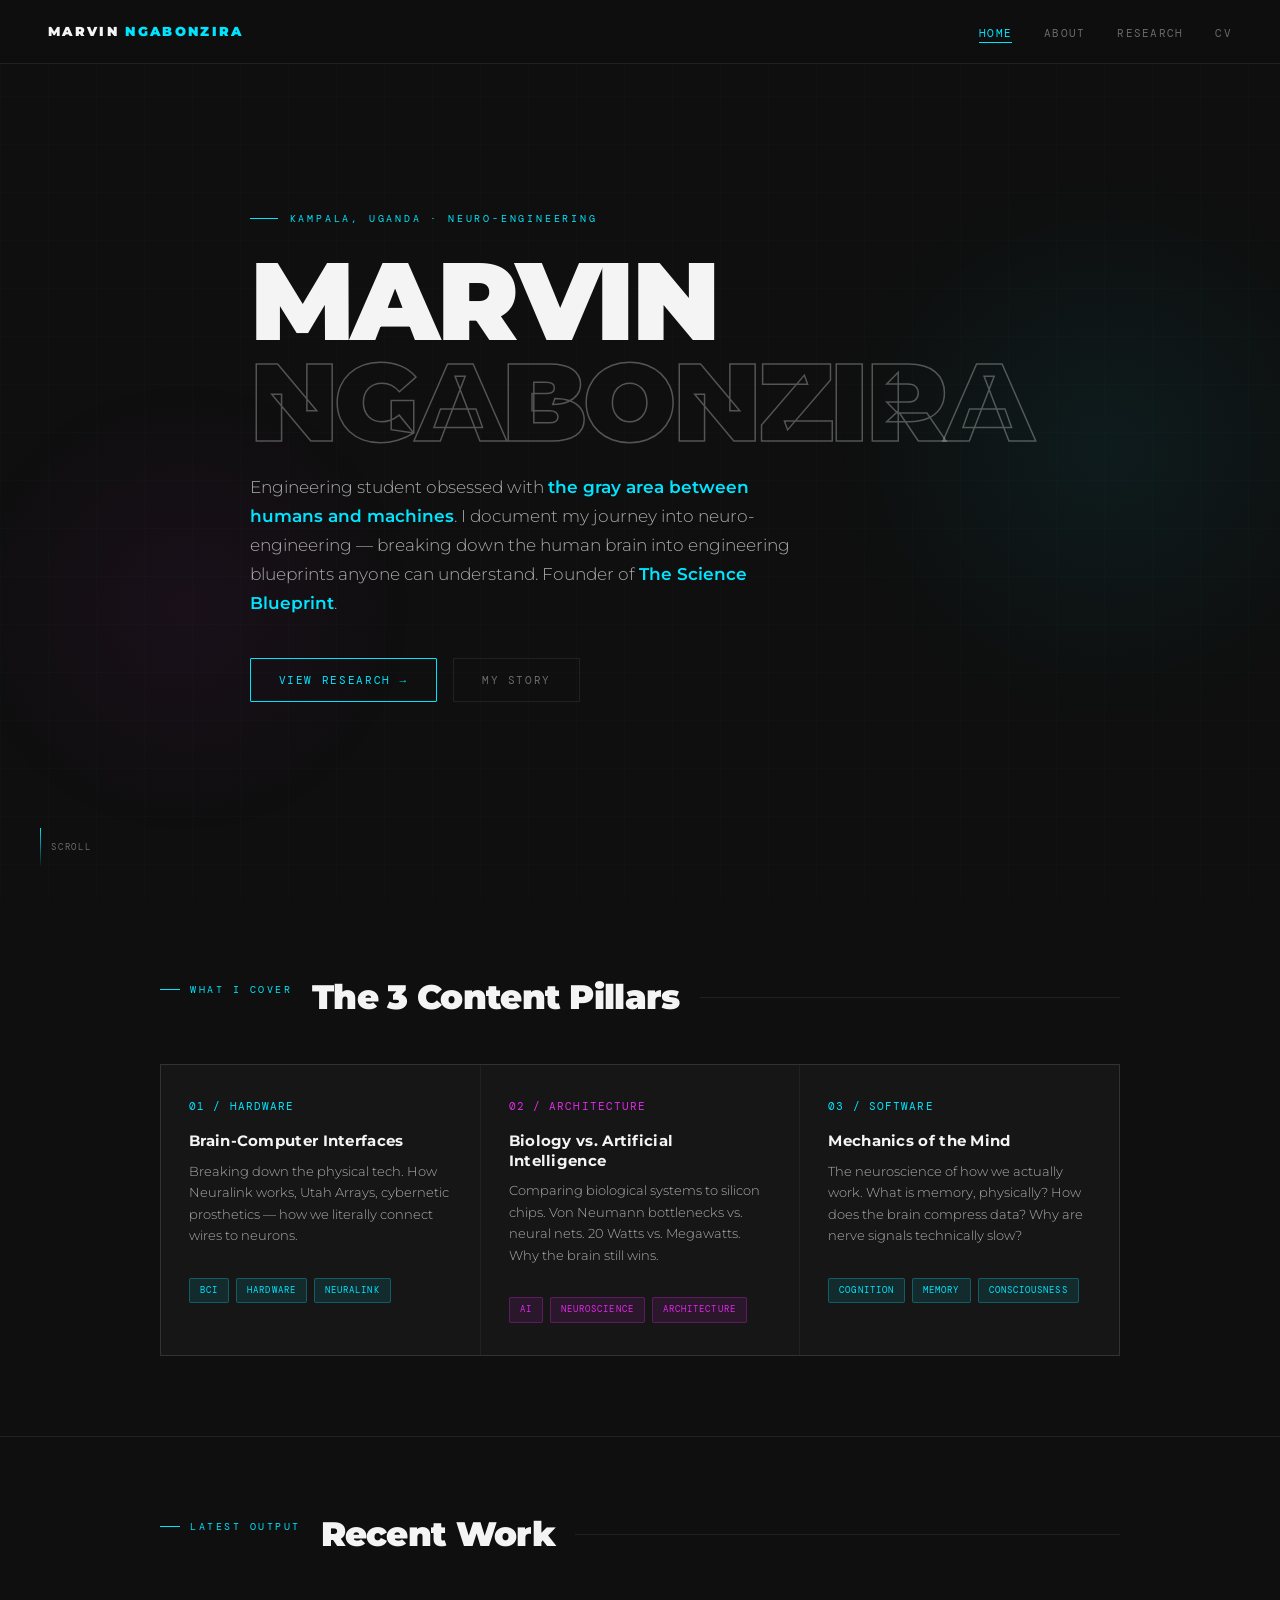
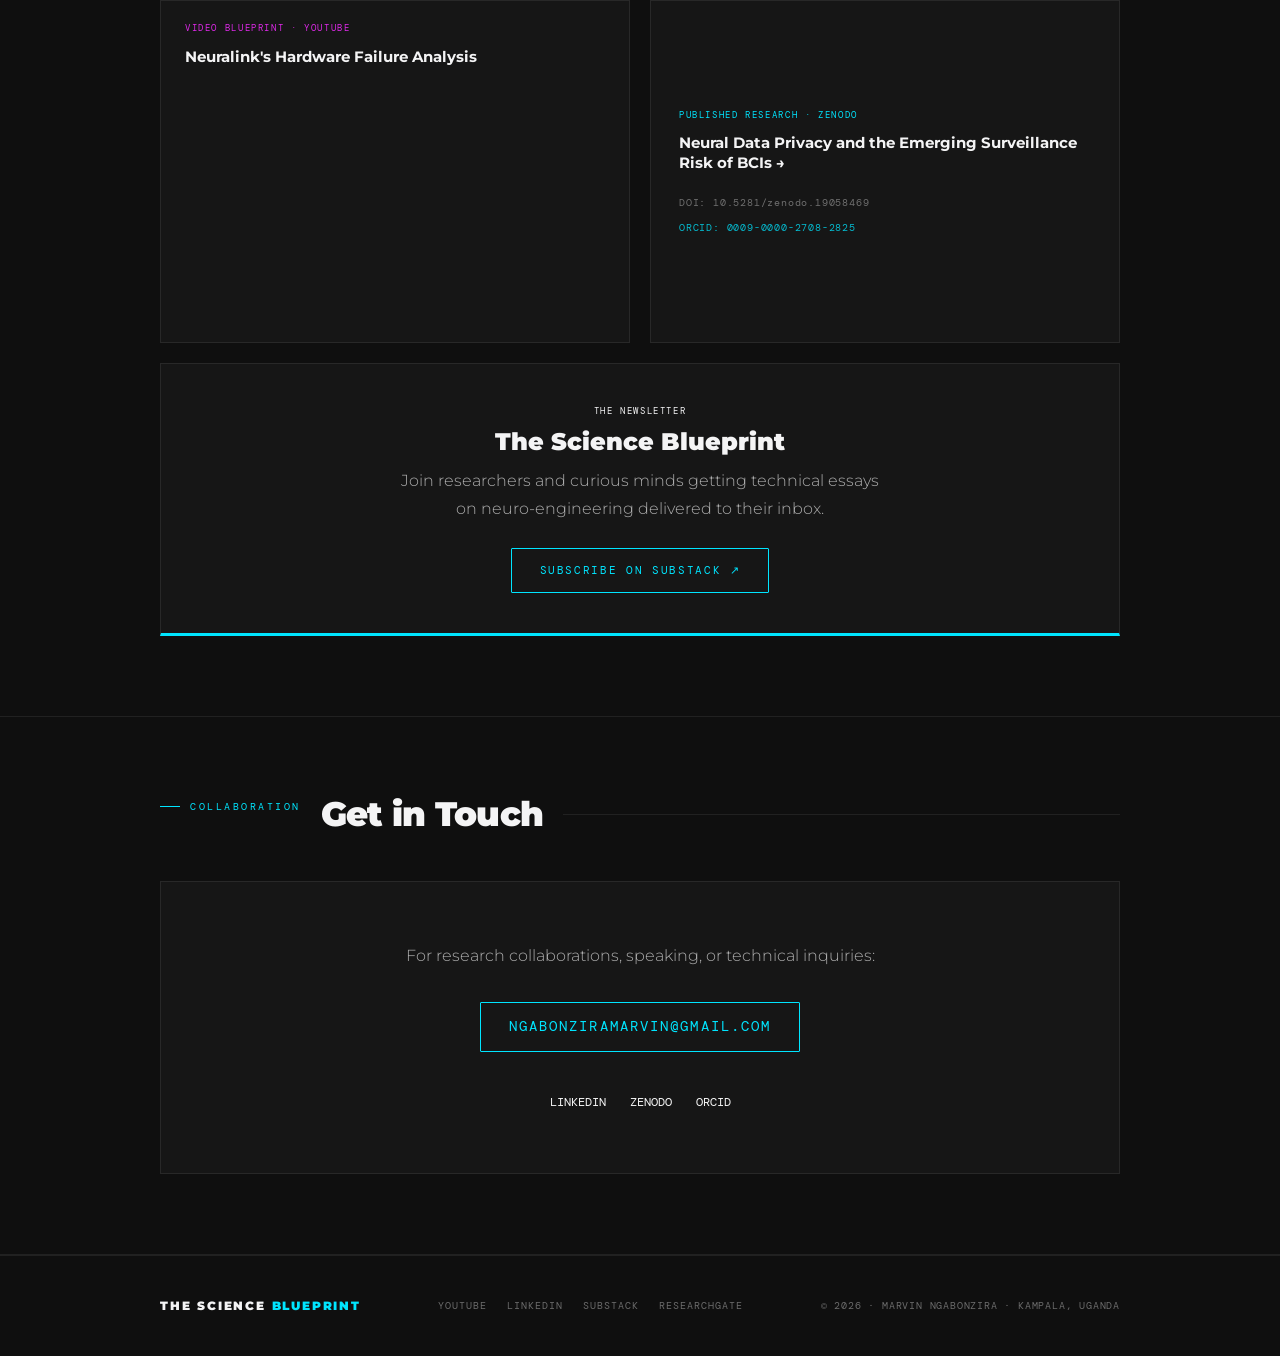
<file: index.html>
<!DOCTYPE html>
<html lang="en">
<head>
<meta charset="UTF-8">
<meta name="viewport" content="width=device-width, initial-scale=1.0">
<title>Marvin Ngabonzira — Reverse Engineering Intelligence</title>
<meta name="description" content="Engineering student, neuro-engineering researcher, and founder of The Science Blueprint. Reverse Engineering Intelligence from Kampala, Uganda.">
<link rel="stylesheet" href="/assets/style.css">

 <script type="application/ld+json">
{
  "@context": "https://schema.org",
  "@type": "Person",
  "name": "Marvin Ngabonzira",
  "alternateName": "Marvin Mmembe Ngabonzira",
  "url": "https://ngabonziramarvin.github.io",
  "sameAs": [
    "https://www.linkedin.com/in/ngabonziramarvin",
    "https://orcid.org/0009-0000-2708-2825",
    "https://www.researchgate.net/profile/Marvin-Ngabonzira"
  ],
  "jobTitle": "Neurotech Engineer & Researcher",
  "affiliation": "Kyambogo University"
}
 </script> 
  
  <style>
/* ── HERO ── */
.hero {
  min-height: calc(100vh - 64px);
  display: flex;
  flex-direction: column;
  justify-content: center;
  padding: 80px 0 60px;
  position: relative;
  overflow: hidden;
}

.hero-glow {
  position: absolute;
  top: 10%;
  right: -10%;
  width: 600px;
  height: 600px;
  background: radial-gradient(ellipse, rgba(0,229,255,0.06) 0%, transparent 65%);
  pointer-events: none;
}

.hero-glow-mag {
  position: absolute;
  bottom: 5%;
  left: -5%;
  width: 500px;
  height: 500px;
  background: radial-gradient(ellipse, rgba(224,41,234,0.05) 0%, transparent 65%);
  pointer-events: none;
}

.hero-eyebrow {
  font-family: var(--mono);
  font-size: 10px;
  letter-spacing: 0.28em;
  text-transform: uppercase;
  color: var(--cyan);
  margin-bottom: 24px;
  display: flex;
  align-items: center;
  gap: 12px;
}
.hero-eyebrow::before {
  content: '';
  width: 28px;
  height: 1px;
  background: var(--cyan);
}

.hero-name {
  font-size: clamp(52px, 10vw, 110px);
  font-weight: 900;
  letter-spacing: -0.03em;
  line-height: 0.92;
  color: var(--text);
  margin-bottom: 20px;
}

.hero-name .line2 {
  color: transparent;
  -webkit-text-stroke: 1.5px rgba(244,244,245,0.3);
}

.hero-tagline {
  font-size: clamp(14px, 2vw, 17px);
  font-weight: 300;
  color: var(--text-mid);
  max-width: 540px;
  line-height: 1.7;
  margin-bottom: 40px;
}

.hero-tagline strong {
  color: var(--cyan);
  font-weight: 600;
}

.hero-ctas {
  display: flex;
  gap: 16px;
  flex-wrap: wrap;
  margin-bottom: 72px;
}

.hero-scroll {
  position: absolute;
  bottom: 32px;
  left: 40px;
  font-family: var(--mono);
  font-size: 9px;
  letter-spacing: 0.2em;
  color: var(--text-dim);
  text-transform: uppercase;
  display: flex;
  align-items: center;
  gap: 10px;
}
.hero-scroll::before {
  content: '';
  width: 1px;
  height: 40px;
  background: linear-gradient(to bottom, var(--cyan), transparent);
}

/* Animated cursor blink */
.cursor {
  display: inline-block;
  width: 3px;
  height: 0.85em;
  background: var(--cyan);
  margin-left: 4px;
  vertical-align: middle;
  animation: blink 1.1s step-end infinite;
}

/* ── PILLARS ── */
.pillars-grid {
  display: grid;
  grid-template-columns: repeat(3, 1fr);
  gap: 1px;
  background: var(--border);
  border: 1px solid var(--border);
  margin-bottom: 0;
}

.pillar {
  background: var(--surface);
  padding: 32px 28px;
  transition: background 0.3s;
}

.pillar:hover { background: var(--surface2); }

.pillar-num {
  font-family: var(--mono);
  font-size: 11px;
  color: var(--cyan);
  margin-bottom: 16px;
  letter-spacing: 0.1em;
}

.pillar h3 {
  font-size: 15px;
  font-weight: 700;
  letter-spacing: 0.02em;
  margin-bottom: 10px;
  line-height: 1.3;
}

.pillar p {
  font-size: 13px;
  line-height: 1.65;
}

/* ── RECENT ── */
.recent-grid {
  display: grid;
  grid-template-columns: repeat(2, 1fr);
  gap: 16px;
}

.recent-card {
  background: var(--surface);
  border: 1px solid var(--border);
  padding: 24px 28px;
  transition: all 0.3s;
  display: block;
}

.recent-card:hover {
  background: var(--surface2);
  border-color: rgba(0,229,255,0.2);
  transform: translateY(-2px);
}

.recent-type {
  font-family: var(--mono);
  font-size: 9px;
  letter-spacing: 0.18em;
  text-transform: uppercase;
  margin-bottom: 10px;
}

.recent-title {
  font-size: 15px;
  font-weight: 700;
  line-height: 1.35;
  margin-bottom: 8px;
}

.recent-date {
  font-family: var(--mono);
  font-size: 10px;
  color: var(--text-dim);
  letter-spacing: 0.08em;
}

.arrow {
  display: inline-block;
  transition: transform 0.2s;
}
.recent-card:hover .arrow { transform: translateX(4px); }

@media(max-width:768px) {
  .pillars-grid { grid-template-columns: 1fr; }
  .recent-grid { grid-template-columns: 1fr; }
  .hero-scroll { display: none; }
  .hero { padding: 60px 0 40px; }
}
</style>
</head>
<body>
<div class="page-wrap">

  <!-- HERO -->
  <section class="hero">
    <div class="hero-glow"></div>
    <div class="hero-glow-mag"></div>
    <div class="container">
      <div class="hero-eyebrow au">Kampala, Uganda · Neuro-Engineering</div>
      <h1 class="hero-name au d1">
        MARVIN<br>
        <span class="line2">NGABONZIRA</span>
      </h1>
      <p class="hero-tagline au d2">
        Engineering student obsessed with <strong>the gray area between humans and machines</strong>. 
        I document my journey into neuro-engineering — breaking down the human brain into engineering blueprints 
        anyone can understand. Founder of <strong>The Science Blueprint</strong>.
      </p>
      <div class="hero-ctas au d3">
        <a href="/research.html" class="btn btn-c">View Research →</a>
        <a href="/about.html" class="btn btn-g">My Story</a>
      </div>
    </div>
    <div class="hero-scroll">Scroll</div>
  </section>

  <!-- CONTENT PILLARS -->
  <section class="section">
    <div class="container">
      <div class="sec-head au">
        <div class="label">What I cover</div>
        <h2>The 3 Content Pillars</h2>
        <div class="sec-rule"></div>
      </div>
      <div class="pillars-grid au d1">
        <div class="pillar">
          <div class="pillar-num">01 / HARDWARE</div>
          <h3>Brain-Computer Interfaces</h3>
          <p>Breaking down the physical tech. How Neuralink works, Utah Arrays, cybernetic prosthetics — how we literally connect wires to neurons.</p>
          <br>
          <span class="tag tag-c">BCI</span>
          <span class="tag tag-c">Hardware</span>
          <span class="tag tag-c">Neuralink</span>
        </div>
        <div class="pillar">
          <div class="pillar-num" style="color:var(--magenta)">02 / ARCHITECTURE</div>
          <h3>Biology vs. Artificial Intelligence</h3>
          <p>Comparing biological systems to silicon chips. Von Neumann bottlenecks vs. neural nets. 20 Watts vs. Megawatts. Why the brain still wins.</p>
          <br>
          <span class="tag tag-m">AI</span>
          <span class="tag tag-m">Neuroscience</span>
          <span class="tag tag-m">Architecture</span>
        </div>
        <div class="pillar">
          <div class="pillar-num">03 / SOFTWARE</div>
          <h3>Mechanics of the Mind</h3>
          <p>The neuroscience of how we actually work. What is memory, physically? How does the brain compress data? Why are nerve signals technically slow?</p>
          <br>
          <span class="tag tag-c">Cognition</span>
          <span class="tag tag-c">Memory</span>
          <span class="tag tag-c">Consciousness</span>
        </div>
      </div>
    </div>
  </section>

<!-- RECENT WORK & SUBSCRIPTION -->
<section class="section">
  <div class="container">
    <div class="sec-head au">
      <div class="label">Latest output</div>
      <h2>Recent Work</h2>
      <div class="sec-rule"></div>
    </div>

    <!-- The Grid: Fixed for Desktop (2 columns) and Mobile (1 column) -->
    <div class="recent-grid au d1" style="display: grid; grid-template-columns: repeat(auto-fit, minmax(300px, 1fr)); gap: 20px;">
      
      <!-- YOUTUBE CARD -->
      <div class="recent-card card-mag" style="padding: 0; overflow: hidden; display: flex; flex-direction: column;">
        <div style="padding: 20px 24px 12px;">
          <div class="recent-type" style="color:var(--magenta)">Video Blueprint · YouTube</div>
          <div class="recent-title" style="margin-bottom: 0;">Neuralink's Hardware Failure Analysis</div>
        </div>
        <div style="position: relative; padding-bottom: 56.25%; height: 0;">
          <iframe src="https://www.youtube.com/embed/MQJ7zSBYmkE" 
                  style="position: absolute; top: 0; left: 0; width: 100%; height: 100%; border: 0;" 
                  allow="accelerometer; autoplay; clipboard-write; encrypted-media; gyroscope; picture-in-picture" 
                  allowfullscreen></iframe>
        </div>
      </div>

      <!-- RESEARCH CARD -->
      <a href="/research.html" class="recent-card card-cyan" style="display: flex; flex-direction: column; justify-content: center;">
        <div class="recent-type" style="color:var(--cyan)">Published Research · Zenodo</div>
        <div class="recent-title">Neural Data Privacy and the Emerging Surveillance Risk of BCIs <span class="arrow">→</span></div>
        <div class="recent-date" style="margin-top: 12px;">DOI: 10.5281/zenodo.19058469</div>
        <div class="recent-date" style="margin-top: 8px; color: var(--cyan); opacity: 0.8;">ORCID: 0009-0000-2708-2825</div>
      </a>
    </div>

    <!-- CUSTOM SUBSTACK BOX (Replaces the broken iframe) -->
    <div class="au d2" style="margin-top: 20px; background: var(--surface); border: 1px solid var(--border); padding: 40px; text-align: center; border-bottom: 3px solid var(--cyan);">
      <div class="recent-type">The Newsletter</div>
      <h3 style="font-size: 24px; margin-bottom: 12px;">The Science Blueprint</h3>
      <p style="margin-bottom: 24px; max-width: 500px; margin-left: auto; margin-right: auto;">Join researchers and curious minds getting technical essays on neuro-engineering delivered to their inbox.</p>
      <a href="https://myscienceblueprint.substack.com/subscribe" target="_blank" class="btn btn-c">Subscribe on Substack ↗</a>
    </div>
  </div>
</section>

<!-- CONTACT SECTION -->
<section class="section" id="contact">
  <div class="container">
    <div class="sec-head au">
      <div class="label">Collaboration</div>
      <h2>Get in Touch</h2>
      <div class="sec-rule"></div>
    </div>
    <div class="card au d1" style="text-align: center; padding: 60px 20px;">
      <p style="margin-bottom: 32px;">For research collaborations, speaking, or technical inquiries:</p>
      <a href="mailto:ngabonziramarvin@gmail.com" class="btn btn-c" style="font-size: 14px;">ngabonziramarvin@gmail.com</a>
      
      <div style="margin-top: 40px; display: flex; justify-content: center; gap: 24px; filter: grayscale(1);">
        <a href="https://linkedin.com/in/ngabonziramarvin" target="_blank" style="font-size: 12px; font-family: var(--mono);">LINKEDIN</a>
        <a href="https://zenodo.org/ngabonziramarvin" target="_blank" style="font-size: 12px; font-family: var(--mono);">ZENODO</a>
        <a href="https://orcid.org/0009-0000-2708-2825" target="_blank" style="font-size: 12px; font-family: var(--mono);">ORCID</a>
      </div>
    </div>
  </div>
</section>

</div>
<script src="/assets/nav.js"></script>
</body>
</html>
</file>
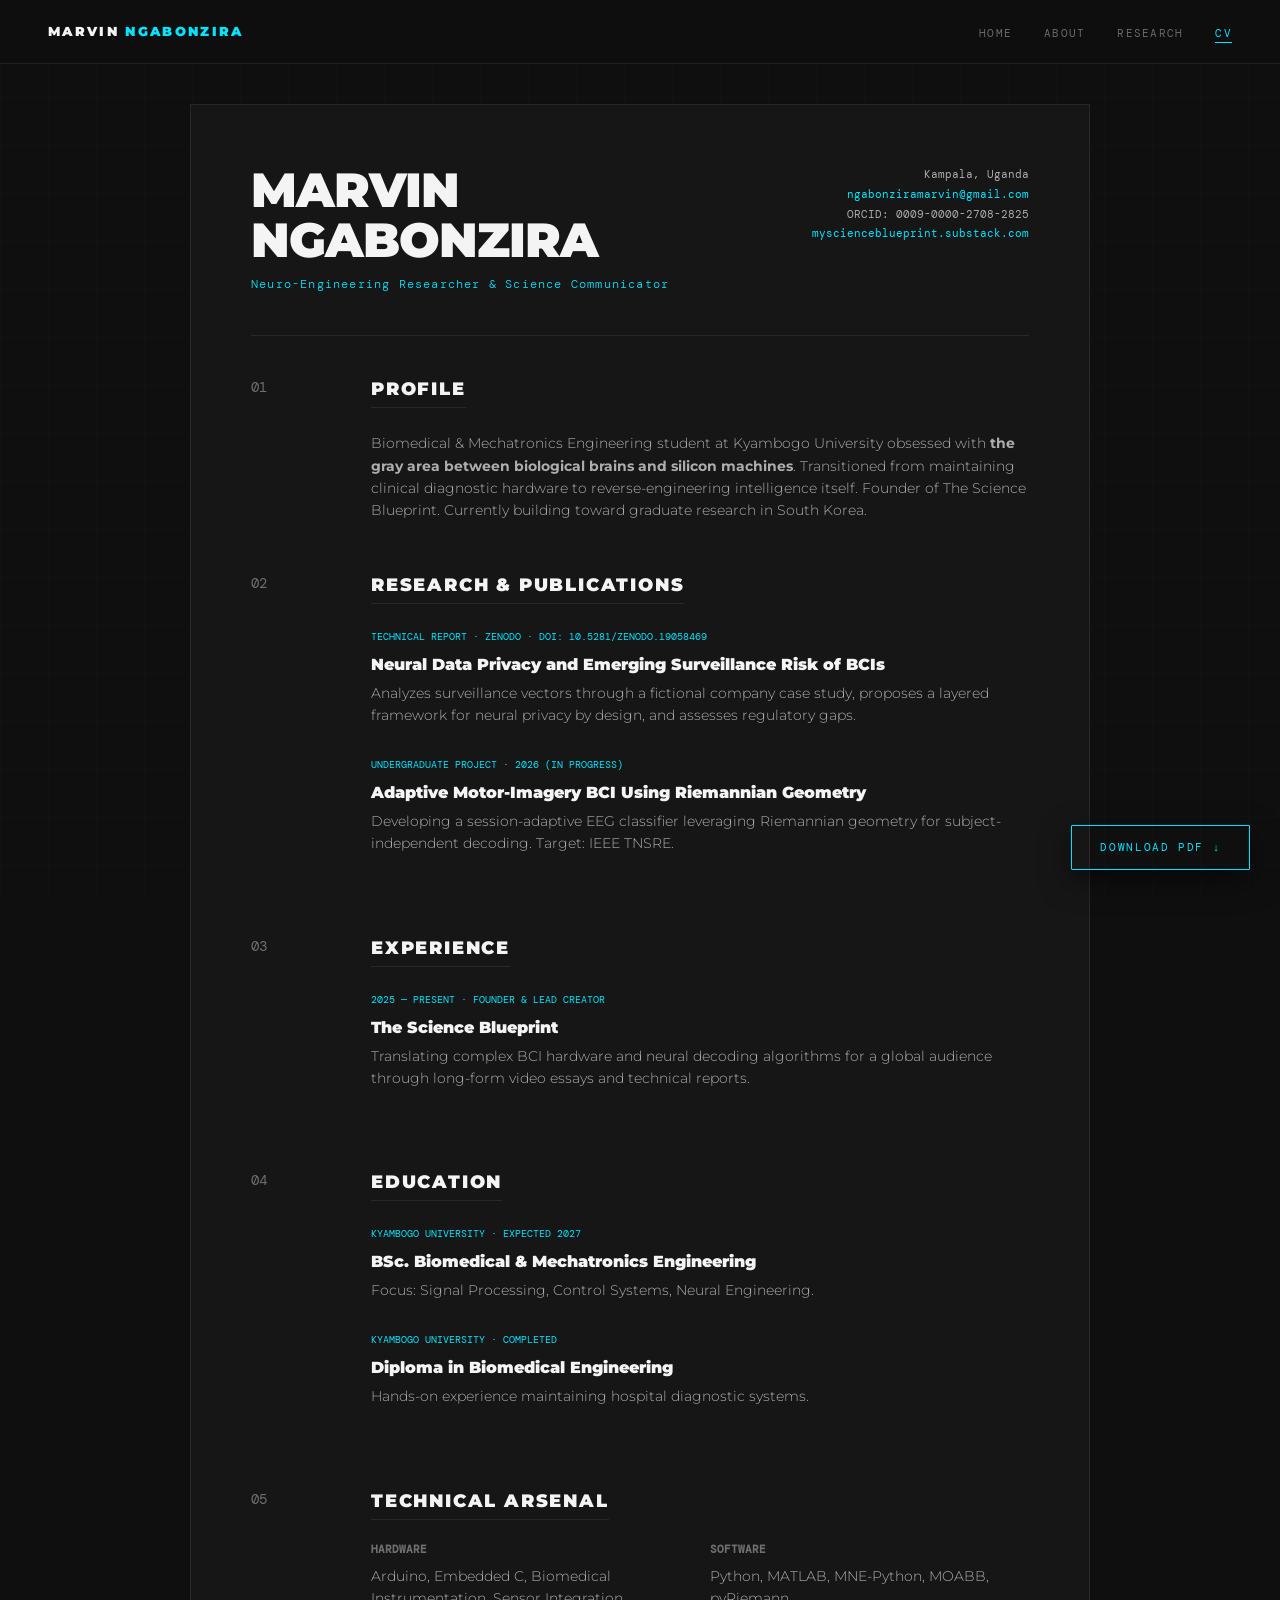
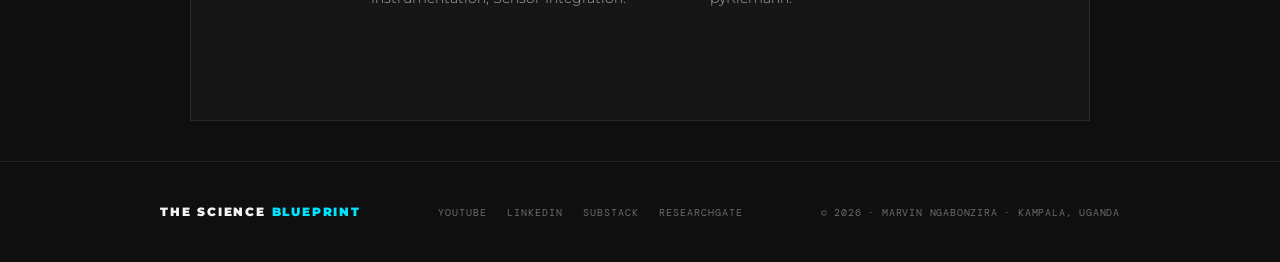
<file: cv.html>
<!DOCTYPE html>
<html lang="en">
<head>
<meta charset="UTF-8">
<meta name="viewport" content="width=device-width, initial-scale=1.0">
<title>CV — Marvin Ngabonzira</title>
<link rel="stylesheet" href="/assets/style.css">
<style>
/* CV SPECIFIC STYLING */
.cv-container { max-width: 900px; margin: 40px auto; background: var(--surface); border: 1px solid var(--border); padding: 60px; position: relative; }
.cv-header { display: flex; justify-content: space-between; align-items: flex-start; border-bottom: 1px solid var(--border); padding-bottom: 40px; margin-bottom: 40px; }
.cv-name h1 { font-size: 48px; text-transform: uppercase; letter-spacing: -0.02em; margin-bottom: 8px; }
.cv-name p { font-family: var(--mono); font-size: 12px; color: var(--cyan); letter-spacing: 0.1em; }
.cv-contact { text-align: right; font-family: var(--mono); font-size: 11px; line-height: 1.8; color: var(--text-mid); }
.cv-contact a { color: var(--cyan); }

.cv-section { display: grid; grid-template-columns: 80px 1fr; gap: 40px; margin-bottom: 50px; }
.cv-num { font-family: var(--mono); font-size: 14px; color: var(--text-dim); }
.cv-content h2 { font-size: 18px; text-transform: uppercase; letter-spacing: 0.1em; margin-bottom: 24px; border-bottom: 1px solid var(--border); padding-bottom: 8px; display: inline-block; }

.cv-item { margin-bottom: 30px; }
.cv-item h3 { font-size: 16px; margin-bottom: 8px; color: var(--text); }
.cv-meta { font-family: var(--mono); font-size: 10px; color: var(--cyan); margin-bottom: 12px; text-transform: uppercase; }
.cv-desc { font-size: 14px; line-height: 1.6; color: var(--text-mid); }

.skill-grid { display: grid; grid-template-columns: 1fr 1fr; gap: 20px; }
.skill-cat h4 { font-family: var(--mono); font-size: 11px; color: var(--text-dim); text-transform: uppercase; margin-bottom: 10px; }

/* FAB for Download */
.download-fab { position: fixed; bottom: 30px; right: 30px; z-index: 1000; box-shadow: 0 10px 30px rgba(0,0,0,0.5); }

@media (max-width: 768px) {
  .cv-container { padding: 30px 20px; }
  .cv-header { flex-direction: column; gap: 20px; }
  .cv-contact { text-align: left; }
  .cv-section { grid-template-columns: 1fr; gap: 10px; }
  .skill-grid { grid-template-columns: 1fr; }
}

/* PRINT MODE: Makes the CV look like a standard paper document when printed */
@media print {
  body { background: white; color: black; }
  .cv-container { border: none; padding: 0; margin: 0; background: white; }
  .nav-links, .download-fab, footer { display: none; }
  .cv-name h1, .cv-num, .cv-meta { color: black !important; }
  .cv-desc { color: #333 !important; }
}
</style>
</head>
<body>
<div class="page-wrap">

  <!-- DOWNLOAD BUTTON -->
  <div class="download-fab">
    <a href="/assets/papers/Marvin_Ngabonzira_CV.pdf" download class="btn btn-c">Download PDF ↓</a>
  </div>

  <div class="container">
    <div class="cv-container au">
      
      <!-- HEADER -->
      <header class="cv-header">
        <div class="cv-name">
          <h1>Marvin<br>Ngabonzira</h1>
          <p>Neuro-Engineering Researcher & Science Communicator</p>
        </div>
        <div class="cv-contact">
          Kampala, Uganda<br>
          <a href="mailto:ngabonziramarvin@gmail.com">ngabonziramarvin@gmail.com</a><br>
          ORCID: 0009-0000-2708-2825<br>
          <a href="https://myscienceblueprint.substack.com">myscienceblueprint.substack.com</a>
        </div>
      </header>

      <!-- 01 PROFILE -->
      <section class="cv-section">
        <div class="cv-num">01</div>
        <div class="cv-content">
          <h2>Profile</h2>
          <p class="cv-desc">Biomedical & Mechatronics Engineering student at Kyambogo University obsessed with <strong>the gray area between biological brains and silicon machines</strong>. Transitioned from maintaining clinical diagnostic hardware to reverse-engineering intelligence itself. Founder of The Science Blueprint. Currently building toward graduate research in South Korea.</p>
        </div>
      </section>

      <!-- 02 RESEARCH -->
      <section class="cv-section">
        <div class="cv-num">02</div>
        <div class="cv-content">
          <h2>Research & Publications</h2>
          <div class="cv-item">
            <div class="cv-meta">Technical Report · Zenodo · DOI: 10.5281/zenodo.19058469</div>
            <h3>Neural Data Privacy and Emerging Surveillance Risk of BCIs</h3>
            <p class="cv-desc">Analyzes surveillance vectors through a fictional company case study, proposes a layered framework for neural privacy by design, and assesses regulatory gaps.</p>
          </div>
          <div class="cv-item">
            <div class="cv-meta">Undergraduate Project · 2026 (In Progress)</div>
            <h3>Adaptive Motor-Imagery BCI Using Riemannian Geometry</h3>
            <p class="cv-desc">Developing a session-adaptive EEG classifier leveraging Riemannian geometry for subject-independent decoding. Target: IEEE TNSRE.</p>
          </div>
        </div>
      </section>

      <!-- 03 EXPERIENCE -->
      <section class="cv-section">
        <div class="cv-num">03</div>
        <div class="cv-content">
          <h2>Experience</h2>
          <div class="cv-item">
            <div class="cv-meta">2025 — Present · Founder & Lead Creator</div>
            <h3>The Science Blueprint</h3>
            <p class="cv-desc">Translating complex BCI hardware and neural decoding algorithms for a global audience through long-form video essays and technical reports.</p>
          </div>
        </div>
      </section>

      <!-- 04 EDUCATION -->
      <section class="cv-section">
        <div class="cv-num">04</div>
        <div class="cv-content">
          <h2>Education</h2>
          <div class="cv-item">
            <div class="cv-meta">Kyambogo University · Expected 2027</div>
            <h3>BSc. Biomedical & Mechatronics Engineering</h3>
            <p class="cv-desc">Focus: Signal Processing, Control Systems, Neural Engineering.</p>
          </div>
          <div class="cv-item">
            <div class="cv-meta">Kyambogo University · Completed</div>
            <h3>Diploma in Biomedical Engineering</h3>
            <p class="cv-desc">Hands-on experience maintaining hospital diagnostic systems.</p>
          </div>
        </div>
      </section>

      <!-- 05 ARSENAL -->
      <section class="cv-section">
        <div class="cv-num">05</div>
        <div class="cv-content">
          <h2>Technical Arsenal</h2>
          <div class="skill-grid">
            <div class="skill-cat">
              <h4>Hardware</h4>
              <p class="cv-desc">Arduino, Embedded C, Biomedical Instrumentation, Sensor Integration.</p>
            </div>
            <div class="skill-cat">
              <h4>Software</h4>
              <p class="cv-desc">Python, MATLAB, MNE-Python, MOABB, pyRiemann.</p>
            </div>
          </div>
        </div>
      </section>

    </div>
  </div>
</div>
<script src="/assets/nav.js"></script>
</body>
</html>
</file>
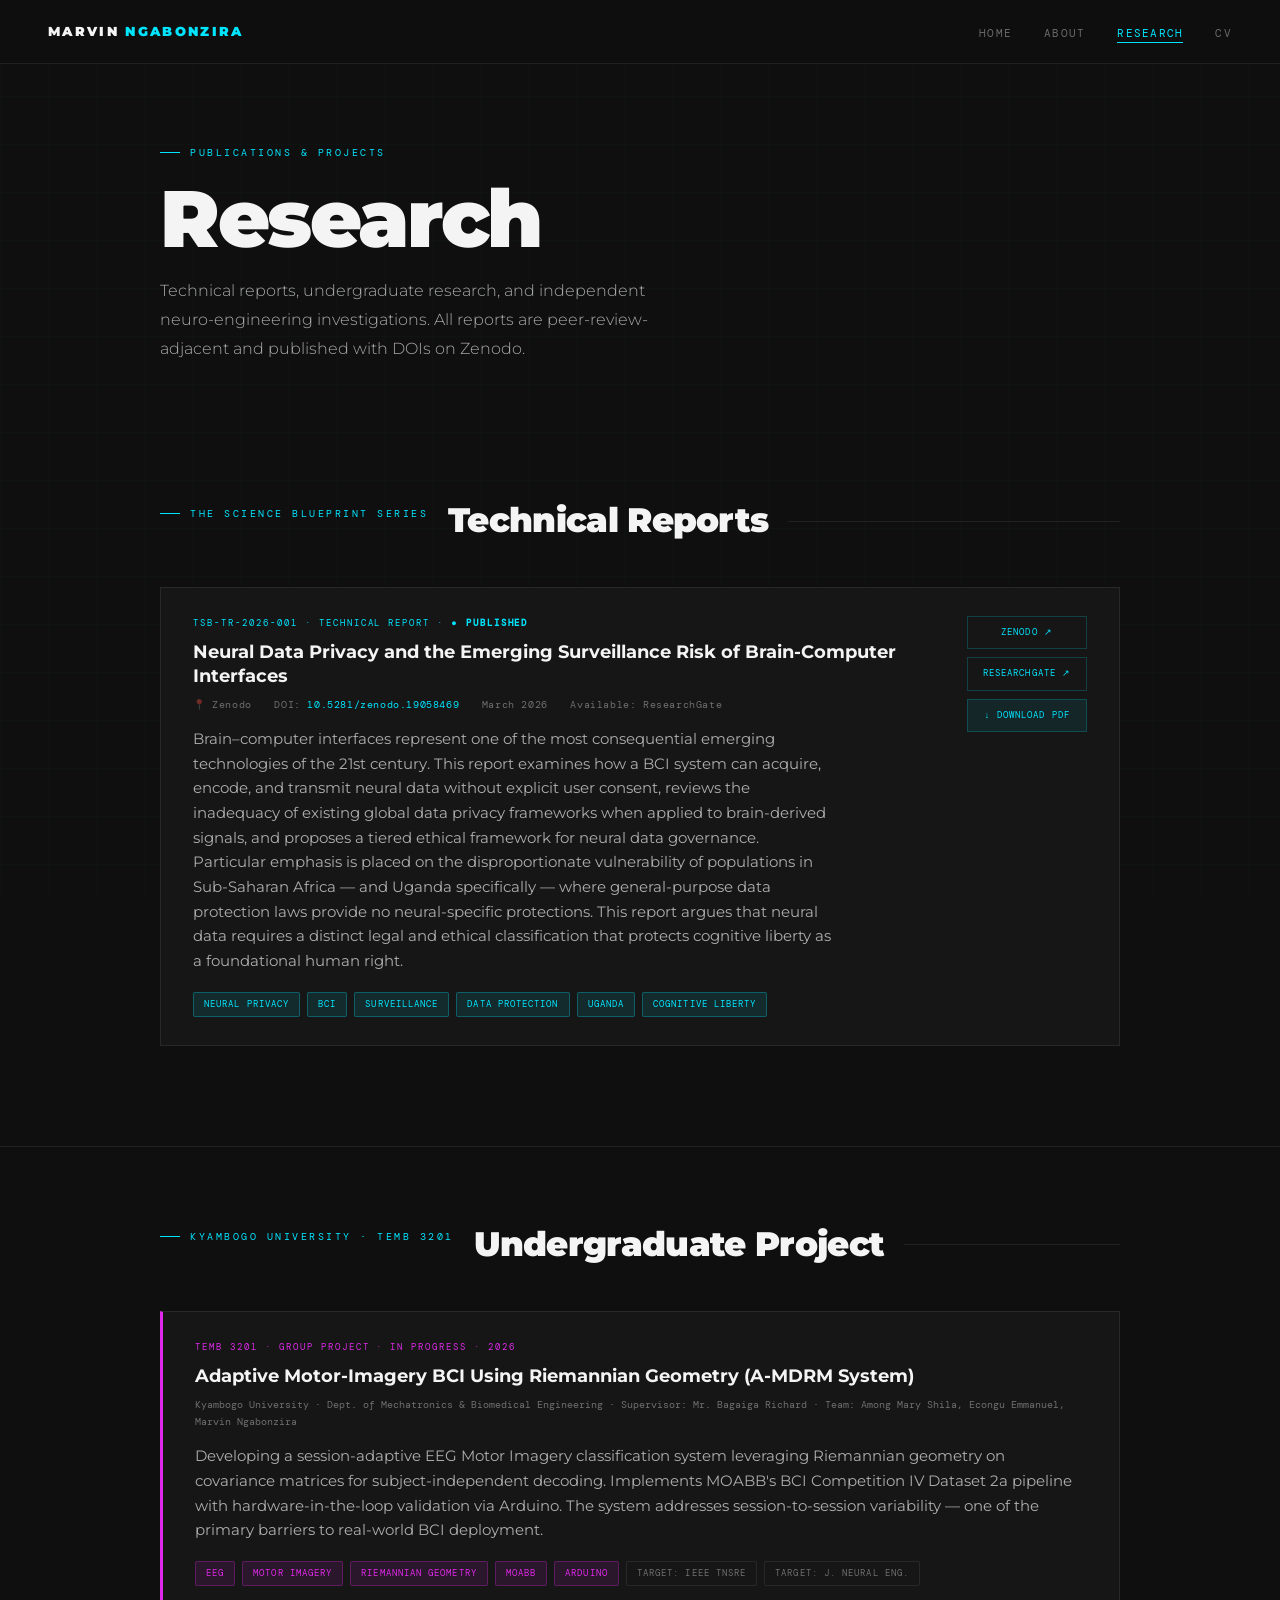
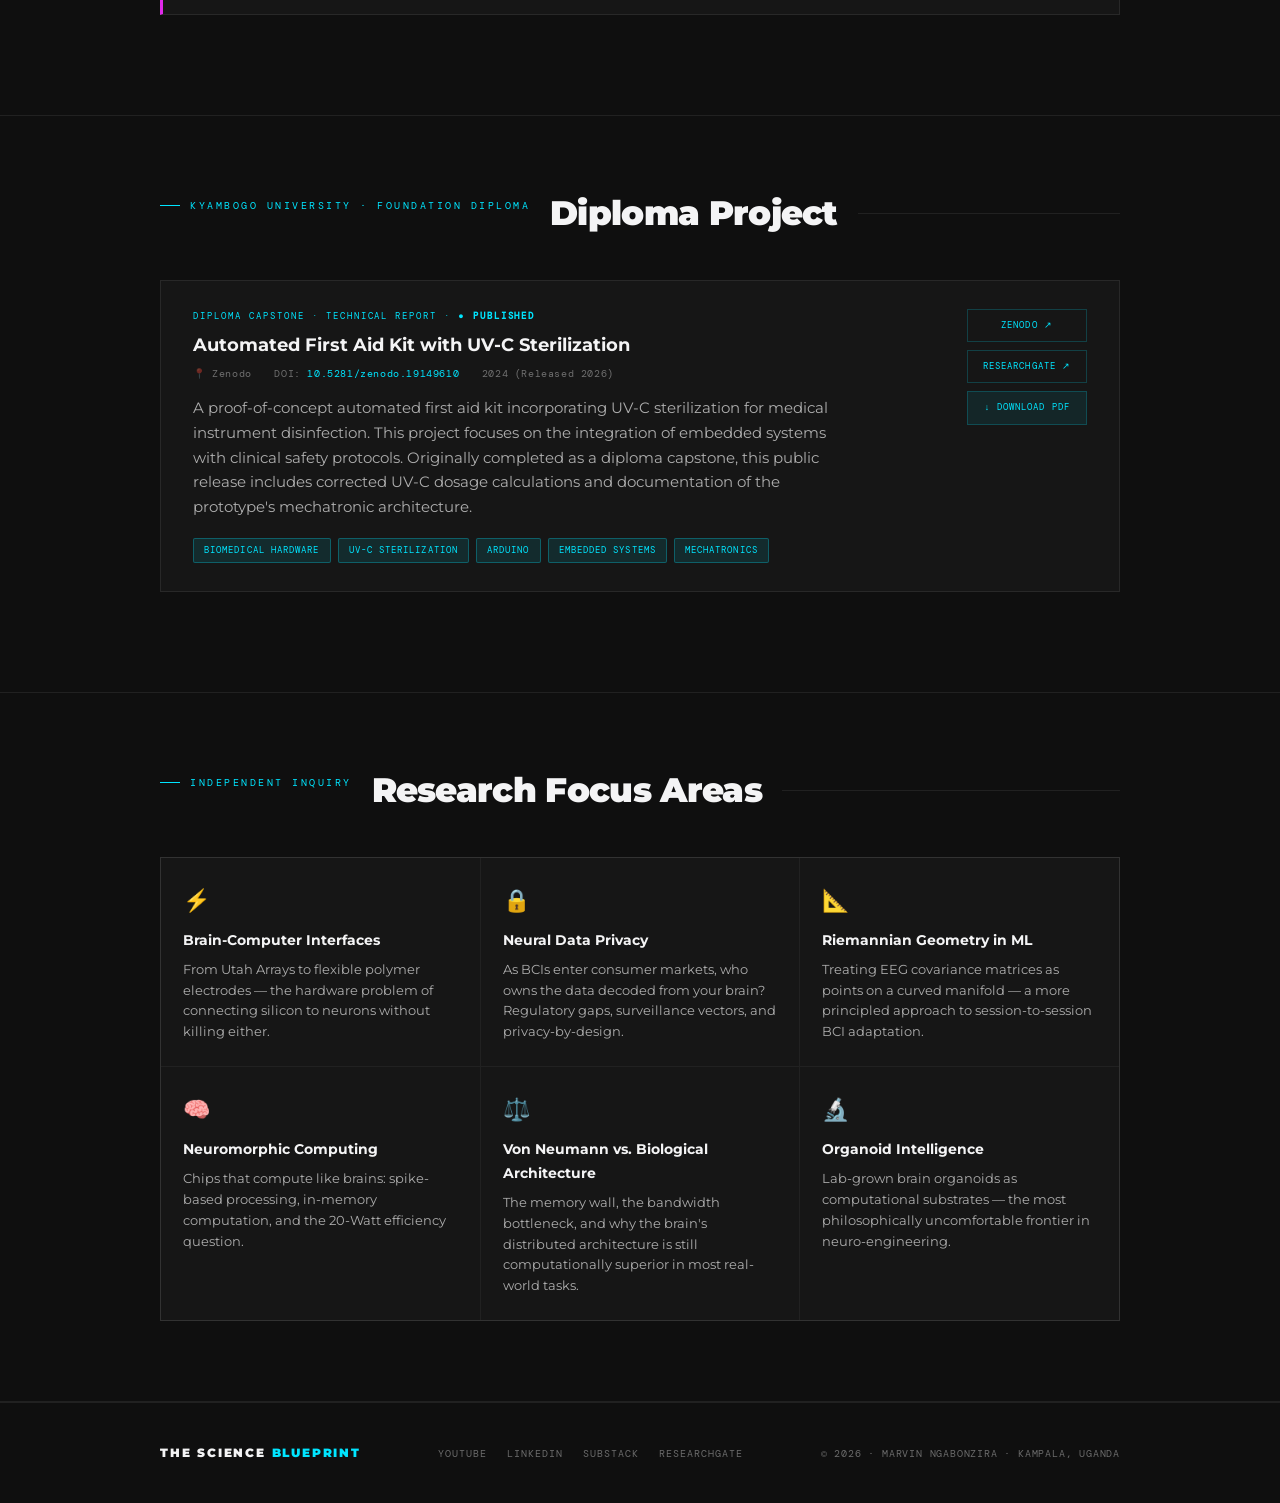
<file: research.html>
<!DOCTYPE html>
<html lang="en">
<head>
<meta charset="UTF-8">
<meta name="viewport" content="width=device-width, initial-scale=1.0">
<title>Research — Marvin Ngabonzira</title>
<meta name="description" content="Technical reports, undergraduate research, and independent neuro-engineering research by Marvin Ngabonzira.">
<link rel="stylesheet" href="/assets/style.css">
<style>
.page-hero{padding:80px 0 60px}
.page-hero h1{font-size:clamp(42px,7vw,80px);letter-spacing:-0.03em;margin-bottom:16px}

/* Report cards */
.report-card{background:var(--surface);border:1px solid var(--border);margin-bottom:20px;transition:all 0.3s;display:block}
.report-card:hover{background:var(--surface2);border-color:rgba(0,229,255,0.2)}
.report-inner{display:grid;grid-template-columns:1fr auto;gap:24px;align-items:start;padding:28px 32px}
.report-id{font-family:var(--mono);font-size:9px;letter-spacing:0.22em;text-transform:uppercase;margin-bottom:10px}
.report-title{font-size:18px;font-weight:700;line-height:1.3;margin-bottom:8px}
.report-meta{font-family:var(--mono);font-size:10px;color:var(--text-dim);margin-bottom:14px;letter-spacing:0.06em}
.report-meta span{margin-right:16px}
.report-desc{font-size:14.5px;color:var(--text-mid);line-height:1.7;max-width:640px}
.report-links{display:flex;flex-direction:column;gap:8px;min-width:120px}
.report-links a{font-family:var(--mono);font-size:9px;letter-spacing:0.12em;text-transform:uppercase;color:var(--cyan);border:1px solid rgba(0,229,255,0.2);padding:8px 14px;text-align:center;transition:all 0.2s}
.report-links a:hover{background:var(--cyan);color:var(--bg)}

/* Project card */
.project-card{background:var(--surface);border:1px solid var(--border);border-left:3px solid var(--magenta);padding:28px 32px;margin-bottom:20px;transition:all 0.3s}
.project-card:hover{background:var(--surface2)}
.proj-id{font-family:var(--mono);font-size:9px;letter-spacing:0.22em;text-transform:uppercase;color:var(--magenta);margin-bottom:10px}
.proj-title{font-size:18px;font-weight:700;line-height:1.3;margin-bottom:8px}
.proj-meta{font-family:var(--mono);font-size:10px;color:var(--text-dim);margin-bottom:14px}
.proj-desc{font-size:14.5px;color:var(--text-mid);line-height:1.7}
.proj-badges{margin-top:14px}

/* Focus clusters */
.focus-grid{display:grid;grid-template-columns:repeat(3,1fr);gap:1px;background:var(--border);border:1px solid var(--border)}
.focus-item{background:var(--surface);padding:24px 22px}
.focus-icon{font-size:22px;margin-bottom:10px}
.focus-title{font-size:14px;font-weight:700;margin-bottom:6px}
.focus-desc{font-size:13px;color:var(--text-mid);line-height:1.6}

@media(max-width:768px){
  .report-inner{grid-template-columns:1fr}
  .report-links{flex-direction:row}
  .focus-grid{grid-template-columns:1fr}
}
</style>
</head>
<body>
<div class="page-wrap">

  <div class="container">
    <div class="page-hero">
      <div class="label au">Publications & Projects</div>
      <h1 class="au d1">Research</h1>
      <p class="au d2" style="max-width:540px">Technical reports, undergraduate research, and independent neuro-engineering investigations. All reports are peer-review-adjacent and published with DOIs on Zenodo.</p>
    </div>
  </div>

  <!-- TECHNICAL REPORTS -->
  <section class="section">
    <div class="container">
      <div class="sec-head au">
        <div class="label">The Science Blueprint Series</div>
        <h2>Technical Reports</h2>
        <div class="sec-rule"></div>
      </div>

      <div class="report-card card-cyan au d1">
        <div class="report-inner">
          <div>
            <div class="report-id" style="color:var(--cyan)">TSB-TR-2026-001 · Technical Report · <span style="color:var(--cyan);font-weight:700">● Published</span></div>
            <div class="report-title">Neural Data Privacy and the Emerging Surveillance Risk of Brain-Computer Interfaces</div>
            <div class="report-meta">
              <span>📍 Zenodo</span>
              <span>DOI: <a href="https://doi.org/10.5281/zenodo.19058469" target="_blank" style="color:var(--cyan)">10.5281/zenodo.19058469</a></span>
              <span>March 2026</span>
              <span>Available: ResearchGate</span>
            </div>
            <div class="report-desc">Brain–computer interfaces represent one of the most consequential emerging technologies of the 21st century. This report examines how a BCI system can acquire, encode, and transmit neural data without explicit user consent, reviews the inadequacy of existing global data privacy frameworks when applied to brain-derived signals, and proposes a tiered ethical framework for neural data governance. Particular emphasis is placed on the disproportionate vulnerability of populations in Sub-Saharan Africa — and Uganda specifically — where general-purpose data protection laws provide no neural-specific protections. This report argues that neural data requires a distinct legal and ethical classification that protects cognitive liberty as a foundational human right.</div>
            <div style="margin-top:14px">
              <span class="tag tag-c">Neural Privacy</span>
              <span class="tag tag-c">BCI</span>
              <span class="tag tag-c">Surveillance</span>
              <span class="tag tag-c">Data Protection</span>
              <span class="tag tag-c">Uganda</span>
              <span class="tag tag-c">Cognitive Liberty</span>
            </div>
          </div>
          <div class="report-links">
            <a href="https://doi.org/10.5281/zenodo.19058469" target="_blank">Zenodo ↗</a>
            <a href="https://www.researchgate.net/profile/Marvin-Ngabonzira/" target="_blank">ResearchGate ↗</a>
            <!-- PDF download: upload file to /assets/papers/TSB-TR-2026-002.pdf to activate this button -->
            <a href="/assets/papers/TSB-TR-2026-001.pdf" download style="background:rgba(0,229,255,0.08)">↓ Download PDF</a>
          </div>
        </div>
      </div>
  </section>

  <!-- UNDERGRADUATE PROJECT -->
  <section class="section">
    <div class="container">
      <div class="sec-head au">
        <div class="label">Kyambogo University · TEMB 3201</div>
        <h2>Undergraduate Project</h2>
        <div class="sec-rule"></div>
      </div>
      <div class="project-card au d1">
        <div class="proj-id">TEMB 3201 · Group Project · In Progress · 2026</div>
        <div class="proj-title">Adaptive Motor-Imagery BCI Using Riemannian Geometry (A-MDRM System)</div>
        <div class="proj-meta">Kyambogo University · Dept. of Mechatronics & Biomedical Engineering · Supervisor: Mr. Bagaiga Richard · Team: Among Mary Shila, Econgu Emmanuel, Marvin Ngabonzira</div>
        <div class="proj-desc">Developing a session-adaptive EEG Motor Imagery classification system leveraging Riemannian geometry on covariance matrices for subject-independent decoding. Implements MOABB's BCI Competition IV Dataset 2a pipeline with hardware-in-the-loop validation via Arduino. The system addresses session-to-session variability — one of the primary barriers to real-world BCI deployment.</div>
        <div class="proj-badges">
          <span class="tag tag-m">EEG</span>
          <span class="tag tag-m">Motor Imagery</span>
          <span class="tag tag-m">Riemannian Geometry</span>
          <span class="tag tag-m">MOABB</span>
          <span class="tag tag-m">Arduino</span>
          <span class="tag tag-g">Target: IEEE TNSRE</span>
          <span class="tag tag-g">Target: J. Neural Eng.</span>
        </div>
      </div>
    </div>
  </section>

  <!-- DIPLOMA PROJECT -->

<!-- DIPLOMA PROJECT -->
  <section class="section">
    <div class="container">
      <div class="sec-head au">
        <div class="label">Kyambogo University · Foundation Diploma</div>
        <h2>Diploma Project</h2>
        <div class="sec-rule"></div>
      </div>
      
      <!-- Updated to 'report-card' style to signal it is a live publication -->
      <div class="report-card card-cyan au d1">
        <div class="report-inner">
          <div>
            <div class="report-id" style="color:var(--cyan)">Diploma Capstone · Technical Report · <span style="color:var(--cyan);font-weight:700">● Published</span></div>
            <div class="report-title">Automated First Aid Kit with UV-C Sterilization</div>
            <div class="report-meta">
              <span>📍 Zenodo</span>
              <span>DOI: <a href="https://doi.org/10.5281/zenodo.19149610" target="_blank" style="color:var(--cyan)">10.5281/zenodo.19149610</a></span>
              <span>2024 (Released 2026)</span>
            </div>
            <div class="report-desc">
              A proof-of-concept automated first aid kit incorporating UV-C sterilization for medical instrument disinfection. This project focuses on the integration of embedded systems with clinical safety protocols. Originally completed as a diploma capstone, this public release includes corrected UV-C dosage calculations and documentation of the prototype's mechatronic architecture.
            </div>
            <div style="margin-top:14px">
              <span class="tag tag-c">Biomedical Hardware</span>
              <span class="tag tag-c">UV-C Sterilization</span>
              <span class="tag tag-c">Arduino</span>
              <span class="tag tag-c">Embedded Systems</span>
              <span class="tag tag-c">Mechatronics</span>
            </div>
          </div>
          <div class="report-links">
            <a href="https://doi.org/10.5281/zenodo.19149610" target="_blank">Zenodo ↗</a>
            <a href="https://www.researchgate.net/profile/Marvin-Ngabonzira" target="_blank">ResearchGate ↗</a>
            <!-- PDF Link -->
            <a href="/assets/papers/Automated_First_Aid_UVC.pdf" download style="background:rgba(0,229,255,0.08)">↓ Download PDF</a>
          </div>
        </div>
      </div>
    </div>
  </section>
  
  <!-- RESEARCH FOCUS -->
  <section class="section">
    <div class="container">
      <div class="sec-head au">
        <div class="label">Independent inquiry</div>
        <h2>Research Focus Areas</h2>
        <div class="sec-rule"></div>
      </div>
      <div class="focus-grid au d1">
        <div class="focus-item">
          <div class="focus-icon">⚡</div>
          <div class="focus-title">Brain-Computer Interfaces</div>
          <div class="focus-desc">From Utah Arrays to flexible polymer electrodes — the hardware problem of connecting silicon to neurons without killing either.</div>
        </div>
        <div class="focus-item">
          <div class="focus-icon">🔒</div>
          <div class="focus-title">Neural Data Privacy</div>
          <div class="focus-desc">As BCIs enter consumer markets, who owns the data decoded from your brain? Regulatory gaps, surveillance vectors, and privacy-by-design.</div>
        </div>
        <div class="focus-item">
          <div class="focus-icon">📐</div>
          <div class="focus-title">Riemannian Geometry in ML</div>
          <div class="focus-desc">Treating EEG covariance matrices as points on a curved manifold — a more principled approach to session-to-session BCI adaptation.</div>
        </div>
        <div class="focus-item">
          <div class="focus-icon">🧠</div>
          <div class="focus-title">Neuromorphic Computing</div>
          <div class="focus-desc">Chips that compute like brains: spike-based processing, in-memory computation, and the 20-Watt efficiency question.</div>
        </div>
        <div class="focus-item">
          <div class="focus-icon">⚖️</div>
          <div class="focus-title">Von Neumann vs. Biological Architecture</div>
          <div class="focus-desc">The memory wall, the bandwidth bottleneck, and why the brain's distributed architecture is still computationally superior in most real-world tasks.</div>
        </div>
        <div class="focus-item">
          <div class="focus-icon">🔬</div>
          <div class="focus-title">Organoid Intelligence</div>
          <div class="focus-desc">Lab-grown brain organoids as computational substrates — the most philosophically uncomfortable frontier in neuro-engineering.</div>
        </div>
      </div>
    </div>
  </section>

</div>
<script src="/assets/nav.js"></script>
</body>
</html>
</file>
<file: assets/style.css>
/* ═══════════════════════════════════════════════════════════
   THE SCIENCE BLUEPRINT — MARVIN NGABONZIRA
   Shared Stylesheet v1.0
═══════════════════════════════════════════════════════════ */
@import url('https://fonts.googleapis.com/css2?family=Montserrat:ital,wght@0,300;0,400;0,600;0,700;0,900;1,300&family=DM+Mono:ital,wght@0,300;0,400;1,300&display=swap');

:root {
  --bg:       #0F0F0F;
  --surface:  #161616;
  --surface2: #1e1e1e;
  --cyan:     #00E5FF;
  --cyan-dim: rgba(0,229,255,0.1);
  --magenta:  #E029EA;
  --mag-dim:  rgba(224,41,234,0.1);
  --text:     #F4F4F5;
  --text-mid: rgba(244,244,245,0.68);
  --text-dim: rgba(244,244,245,0.4);
  --border:   rgba(244,244,245,0.08);
  --font:     'Montserrat', sans-serif;
  --mono:     'DM Mono', monospace;
}

*,*::before,*::after{box-sizing:border-box;margin:0;padding:0}
html{scroll-behavior:smooth}
body{background:var(--bg);color:var(--text);font-family:var(--font);font-size:16px;line-height:1.7;-webkit-font-smoothing:antialiased;overflow-x:hidden}
a{color:inherit;text-decoration:none}
img{display:block;max-width:100%}
p{color:var(--text-mid);font-weight:300;line-height:1.8}

/* Blueprint grid */
body::after{content:'';position:fixed;inset:0;background-image:linear-gradient(rgba(0,229,255,0.02) 1px,transparent 1px),linear-gradient(90deg,rgba(0,229,255,0.02) 1px,transparent 1px);background-size:48px 48px;pointer-events:none;z-index:0}

/* NAV */
nav{position:fixed;top:0;left:0;right:0;z-index:100;display:flex;align-items:center;justify-content:space-between;padding:0 48px;height:64px;background:rgba(15,15,15,0.92);backdrop-filter:blur(20px);-webkit-backdrop-filter:blur(20px);border-bottom:1px solid var(--border)}
.nav-logo{font-weight:900;font-size:13px;letter-spacing:0.18em;text-transform:uppercase;transition:color 0.2s}
.nav-logo span{color:var(--cyan)}
.nav-logo:hover{color:var(--cyan)}
.nav-links{display:flex;gap:32px;list-style:none}
.nav-links a{font-family:var(--mono);font-size:10.5px;letter-spacing:0.12em;text-transform:uppercase;color:var(--text-dim);transition:color 0.2s;position:relative;padding-bottom:3px}
.nav-links a::after{content:'';position:absolute;bottom:0;left:0;right:0;height:1px;background:var(--cyan);transform:scaleX(0);transition:transform 0.25s}
.nav-links a:hover,.nav-links a.active{color:var(--cyan)}
.nav-links a.active::after,.nav-links a:hover::after{transform:scaleX(1)}
.nav-burger{display:none;flex-direction:column;gap:5px;cursor:pointer;background:none;border:none;padding:4px}
.nav-burger span{display:block;width:22px;height:1.5px;background:var(--text);transition:all 0.3s}

/* LAYOUT */
.page-wrap{position:relative;z-index:1;padding-top:64px}
.container{max-width:1040px;margin:0 auto;padding:0 40px}

/* TYPE */
.label{font-family:var(--mono);font-size:10px;letter-spacing:0.25em;text-transform:uppercase;color:var(--cyan);display:flex;align-items:center;gap:10px;margin-bottom:16px}
.label::before{content:'';width:20px;height:1px;background:var(--cyan);flex-shrink:0}
h1,h2,h3,h4{font-family:var(--font);font-weight:900;line-height:1.05;color:var(--text)}

/* SECTION */
.section{padding:80px 0;border-bottom:1px solid var(--border)}
.section:last-child{border-bottom:none}
.sec-head{display:flex;align-items:center;gap:20px;margin-bottom:48px}
.sec-head h2{font-size:clamp(26px,3.5vw,34px);letter-spacing:-0.02em;white-space:nowrap}
.sec-rule{flex:1;height:1px;background:var(--border)}

/* CARDS */
.card{background:var(--surface);border:1px solid var(--border);padding:28px 32px;transition:border-color 0.3s,background 0.3s;position:relative}
.card:hover{background:var(--surface2);border-color:rgba(0,229,255,0.18)}
.card-cyan{border-left:3px solid var(--cyan)}
.card-mag{border-left:3px solid var(--magenta)}

/* TAGS */
.tag{display:inline-block;font-family:var(--mono);font-size:9px;letter-spacing:0.12em;text-transform:uppercase;padding:4px 10px;border-radius:2px;margin:3px 3px 0 0}
.tag-c{color:var(--cyan);border:1px solid rgba(0,229,255,0.28);background:var(--cyan-dim)}
.tag-m{color:var(--magenta);border:1px solid rgba(224,41,234,0.28);background:var(--mag-dim)}
.tag-g{color:var(--text-dim);border:1px solid var(--border)}

/* BUTTONS */
.btn{display:inline-flex;align-items:center;gap:8px;font-family:var(--mono);font-size:11px;letter-spacing:0.15em;text-transform:uppercase;padding:12px 28px;border:1px solid;cursor:pointer;transition:all 0.2s;border-radius:1px}
.btn-c{color:var(--cyan);border-color:var(--cyan);background:transparent}
.btn-c:hover{background:var(--cyan);color:var(--bg)}
.btn-g{color:var(--text-dim);border-color:var(--border);background:transparent}
.btn-g:hover{color:var(--text);border-color:rgba(244,244,245,0.25)}

/* FOOTER */
footer{position:relative;z-index:1;border-top:1px solid var(--border);padding:40px 0}
.foot-inner{display:flex;justify-content:space-between;align-items:center;flex-wrap:wrap;gap:16px}
.foot-brand{font-weight:900;font-size:12px;letter-spacing:0.15em;text-transform:uppercase}
.foot-brand span{color:var(--cyan)}
.foot-copy{font-family:var(--mono);font-size:10px;color:var(--text-dim);letter-spacing:0.08em}
.foot-links{display:flex;gap:20px}
.foot-links a{font-family:var(--mono);font-size:10px;letter-spacing:0.1em;text-transform:uppercase;color:var(--text-dim);transition:color 0.2s}
.foot-links a:hover{color:var(--cyan)}

/* ANIMATIONS */
@keyframes fadeUp{from{opacity:0;transform:translateY(22px)}to{opacity:1;transform:translateY(0)}}
@keyframes glow{0%,100%{text-shadow:0 0 20px rgba(0,229,255,0.3)}50%{text-shadow:0 0 50px rgba(0,229,255,0.7),0 0 90px rgba(0,229,255,0.2)}}
@keyframes magGlow{0%,100%{text-shadow:0 0 20px rgba(224,41,234,0.3)}50%{text-shadow:0 0 50px rgba(224,41,234,0.6)}}
@keyframes blink{0%,100%{opacity:1}50%{opacity:0}}

.au{animation:fadeUp 0.7s ease both}
.d1{animation-delay:0.1s}.d2{animation-delay:0.2s}.d3{animation-delay:0.3s}
.d4{animation-delay:0.4s}.d5{animation-delay:0.5s}.d6{animation-delay:0.6s}

/* RESPONSIVE */
@media(max-width:768px){
  nav{padding:0 20px}
  .container{padding:0 20px}
  .nav-links{display:none;position:absolute;top:64px;left:0;right:0;background:rgba(15,15,15,0.98);border-bottom:1px solid var(--border);flex-direction:column;gap:0;padding:8px 0}
  .nav-links.open{display:flex}
  .nav-links a{display:block;padding:14px 24px;font-size:11px}
  .nav-links a::after{display:none}
  .nav-burger{display:flex}
  .section{padding:56px 0}
  .sec-head{flex-direction:column;align-items:flex-start;gap:8px}
  .sec-rule{display:none}
}
</file>
